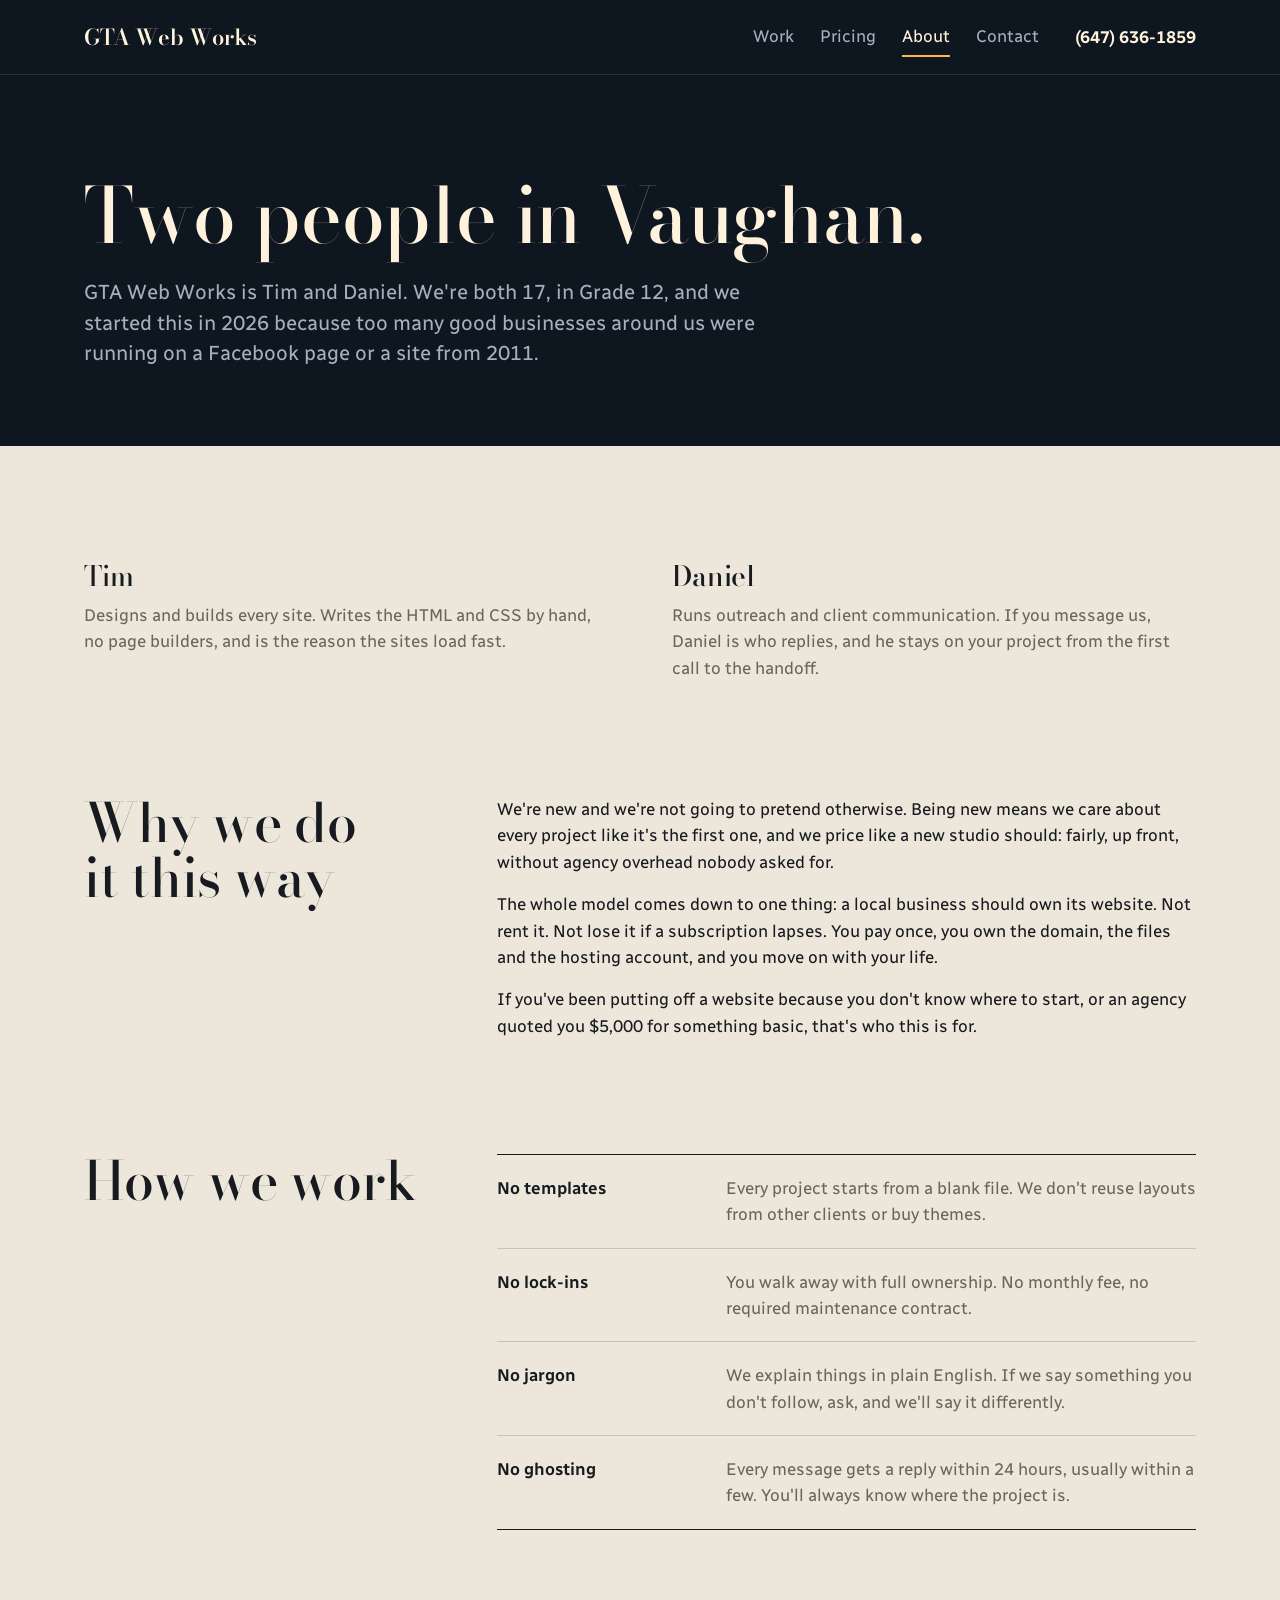
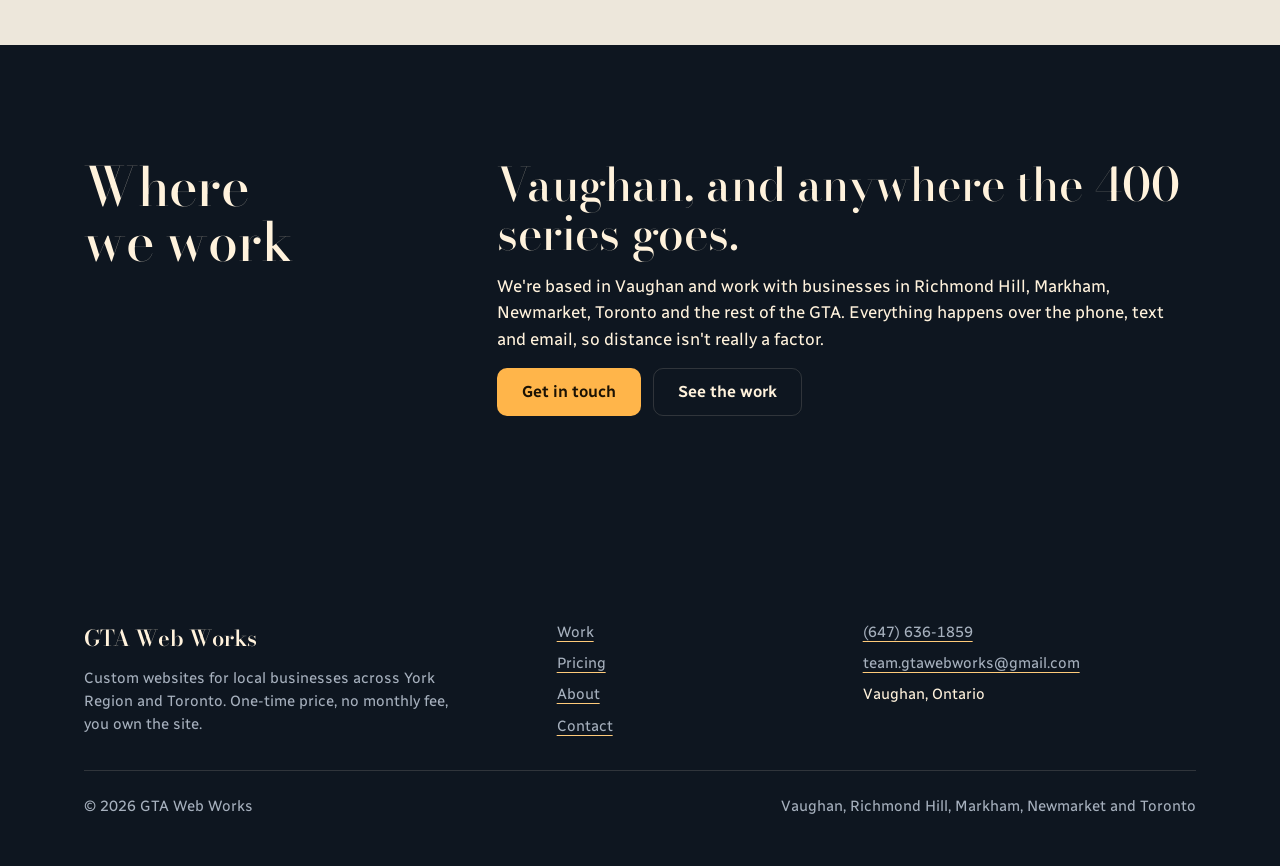
<file: about.html>
<!DOCTYPE html>
<html lang="en-CA">
<head>
  <meta charset="UTF-8">
  <meta name="viewport" content="width=device-width, initial-scale=1.0">
  <title>About | GTA Web Works</title>
  <meta name="description" content="GTA Web Works is Tim and Daniel, a two-person web design studio in Vaughan, Ontario.">
  <meta name="theme-color" content="#0e1620">
  <link rel="icon" href="favicon.svg" type="image/svg+xml">
  <link rel="preconnect" href="https://fonts.googleapis.com">
  <link rel="preconnect" href="https://fonts.gstatic.com" crossorigin>
  <link href="https://fonts.googleapis.com/css2?family=Bodoni+Moda:opsz,wght@6..96,400..900&family=Radio+Canada:wdth,wght@75..100,300..700&display=swap" rel="stylesheet">
  <link rel="stylesheet" href="styles.css">
</head>
<body class="night">

<header class="site-header">
  <div class="wrap">
    <a class="wordmark" href="index.html">GTA Web Works</a>
    <nav class="site-nav" aria-label="Main">
      <a href="work.html">Work</a>
      <a href="pricing.html">Pricing</a>
      <a href="about.html" aria-current="page">About</a>
      <a href="contact.html">Contact</a>
    </nav>
    <a class="header-phone" href="tel:+16476361859">(647) 636-1859</a>
  </div>
</header>

<main>

  <section class="page-intro night">
    <div class="wrap">
      <h1>Two people in Vaughan.</h1>
      <p class="lead">GTA Web Works is Tim and Daniel. We're both 17, in Grade 12, and we started this in 2026 because too many good businesses around us were running on a Facebook page or a site from 2011.</p>
    </div>
  </section>

  <section class="section day">
    <div class="wrap">
      <div class="people">
        <div>
          <h3>Tim</h3>
          <p>Designs and builds every site. Writes the HTML and CSS by hand, no page builders, and is the reason the sites load fast.</p>
        </div>
        <div>
          <h3>Daniel</h3>
          <p>Runs outreach and client communication. If you message us, Daniel is who replies, and he stays on your project from the first call to the handoff.</p>
        </div>
      </div>
    </div>
  </section>

  <section class="section day flush-top">
    <div class="wrap">
      <div class="sheet">
        <h2>Why we do it this way</h2>
        <div class="text">
          <p>We're new and we're not going to pretend otherwise. Being new means we care about every project like it's the first one, and we price like a new studio should: fairly, up front, without agency overhead nobody asked for.</p>
          <p>The whole model comes down to one thing: a local business should own its website. Not rent it. Not lose it if a subscription lapses. You pay once, you own the domain, the files and the hosting account, and you move on with your life.</p>
          <p>If you've been putting off a website because you don't know where to start, or an agency quoted you $5,000 for something basic, that's who this is for.</p>
        </div>
      </div>
    </div>
  </section>

  <section class="section day flush-top">
    <div class="wrap">
      <div class="sheet">
        <h2>How we work</h2>
        <ul class="rows">
          <li><strong>No templates</strong><span>Every project starts from a blank file. We don't reuse layouts from other clients or buy themes.</span></li>
          <li><strong>No lock-ins</strong><span>You walk away with full ownership. No monthly fee, no required maintenance contract.</span></li>
          <li><strong>No jargon</strong><span>We explain things in plain English. If we say something you don't follow, ask, and we'll say it differently.</span></li>
          <li><strong>No ghosting</strong><span>Every message gets a reply within 24 hours, usually within a few. You'll always know where the project is.</span></li>
        </ul>
      </div>
    </div>
  </section>

  <section class="section night">
    <div class="wrap">
      <div class="sheet">
        <h2>Where we work</h2>
        <div class="text">
          <p class="display-line">Vaughan, and anywhere the 400 series goes.</p>
          <p>We're based in Vaughan and work with businesses in Richmond Hill, Markham, Newmarket, Toronto and the rest of the GTA. Everything happens over the phone, text and email, so distance isn't really a factor.</p>
          <div class="actions">
            <a class="btn" href="contact.html">Get in touch</a>
            <a class="btn secondary" href="work.html">See the work</a>
          </div>
        </div>
      </div>
    </div>
  </section>

</main>

<footer class="site-footer night">
  <div class="wrap">
    <div>
      <a class="wordmark" href="index.html">GTA Web Works</a>
      <p>Custom websites for local businesses across York Region and Toronto. One-time price, no monthly fee, you own the site.</p>
    </div>
    <ul>
      <li><a href="work.html">Work</a></li>
      <li><a href="pricing.html">Pricing</a></li>
      <li><a href="about.html">About</a></li>
      <li><a href="contact.html">Contact</a></li>
    </ul>
    <ul>
      <li><a href="tel:+16476361859">(647) 636-1859</a></li>
      <li><a href="mailto:team.gtawebworks@gmail.com">team.gtawebworks@gmail.com</a></li>
      <li>Vaughan, Ontario</li>
    </ul>
    <div class="bottom">
      <span>&copy; 2026 GTA Web Works</span>
      <span>Vaughan, Richmond Hill, Markham, Newmarket and Toronto</span>
    </div>
  </div>
</footer>

</body>
</html>
</file>
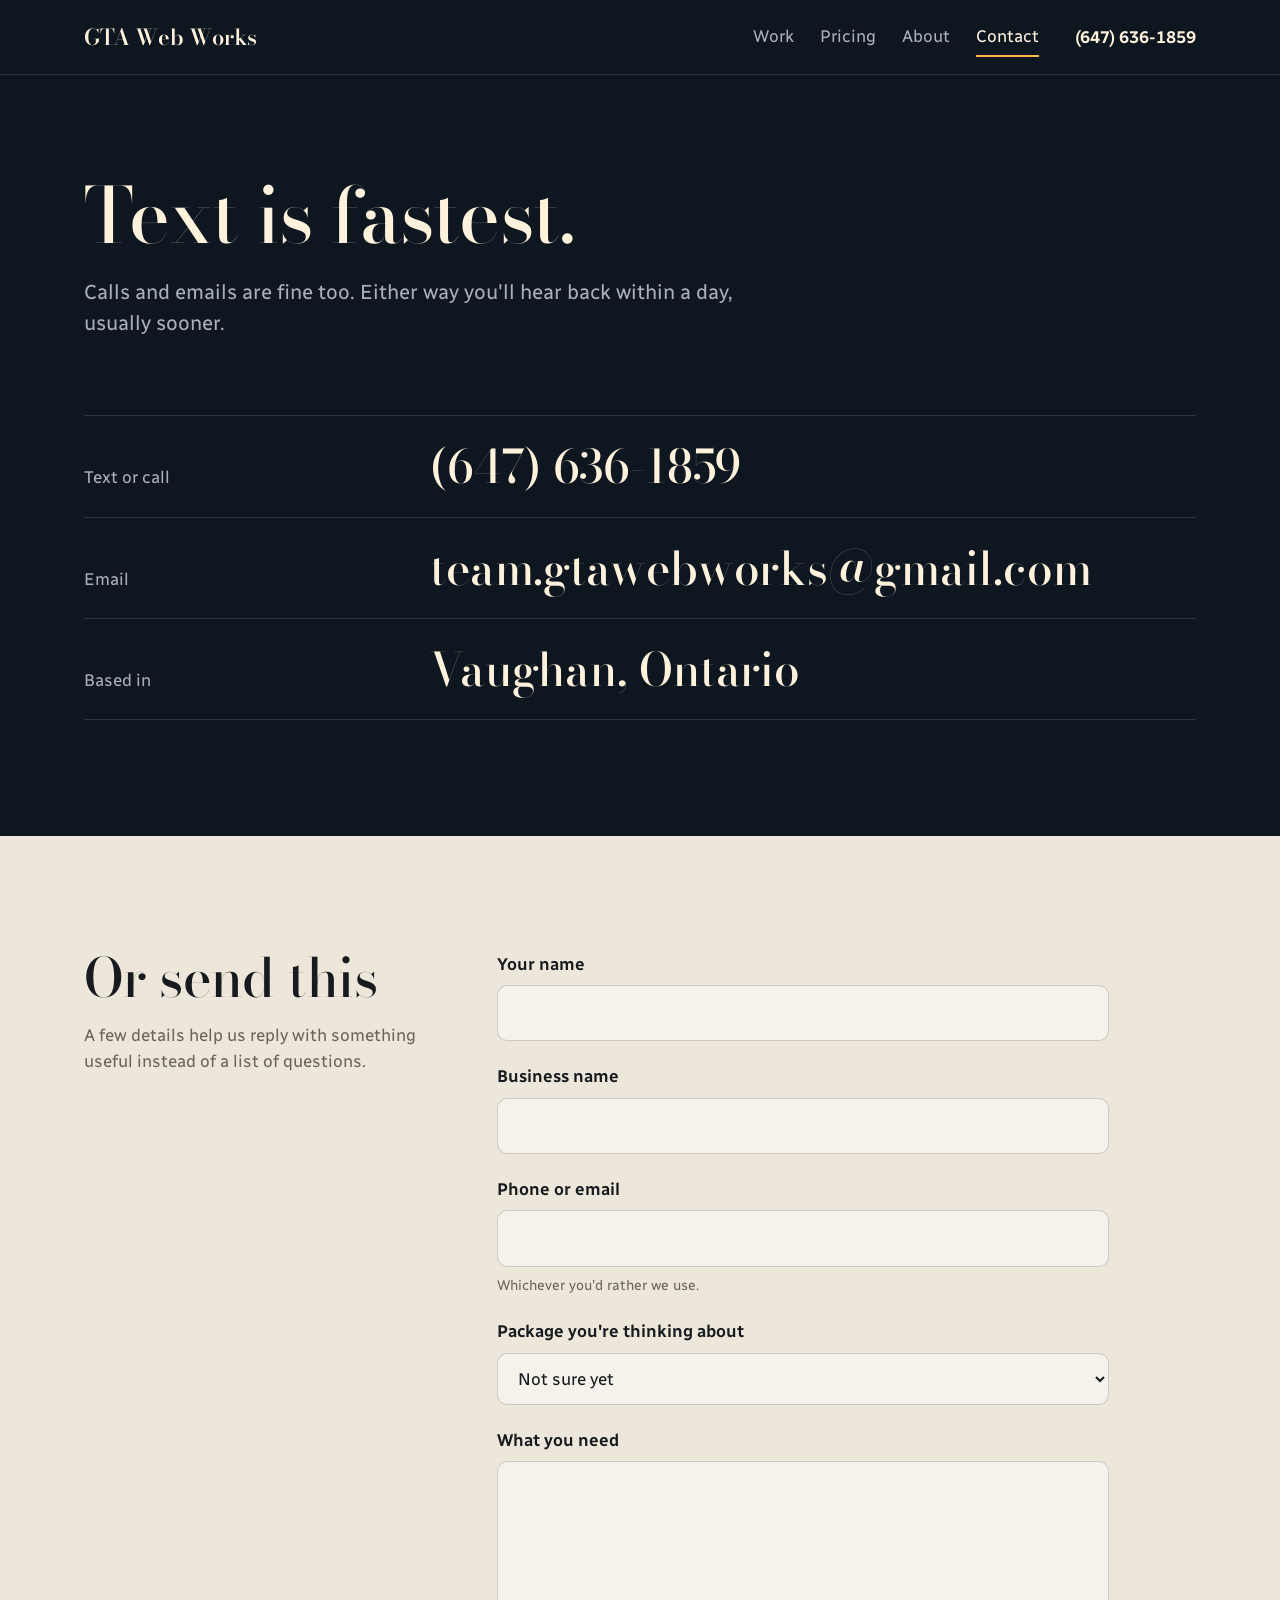
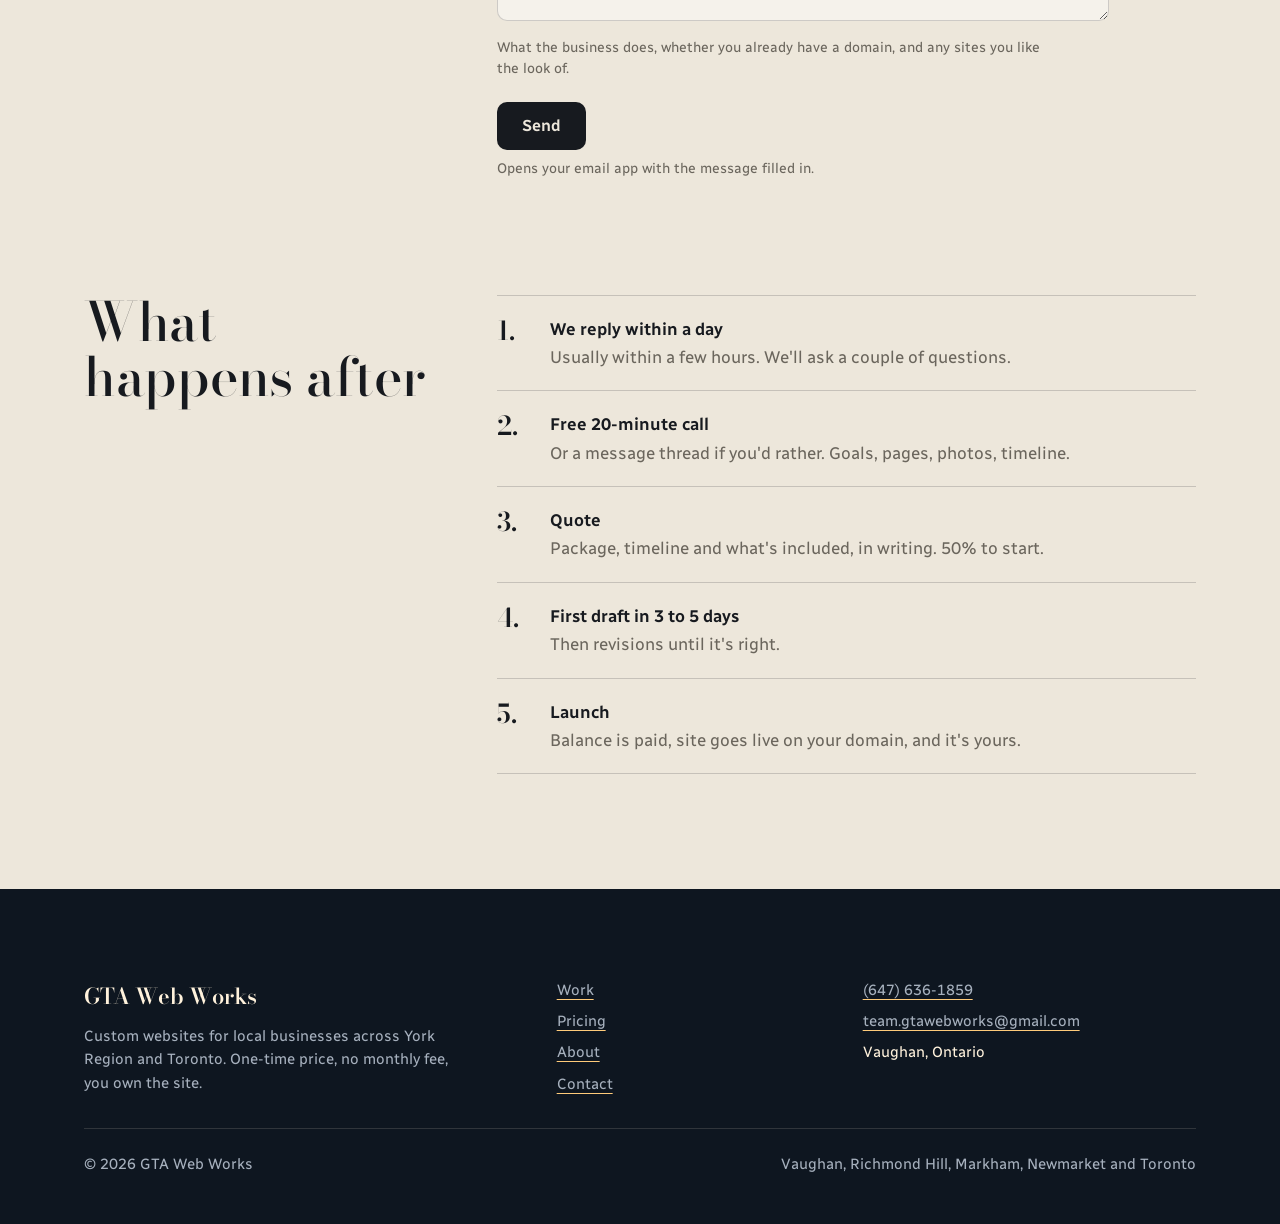
<file: contact.html>
<!DOCTYPE html>
<html lang="en-CA">
<head>
  <meta charset="UTF-8">
  <meta name="viewport" content="width=device-width, initial-scale=1.0">
  <title>Contact | GTA Web Works</title>
  <meta name="description" content="Text or call (647) 636-1859, or email team.gtawebworks@gmail.com. We reply within a day.">
  <meta name="theme-color" content="#0e1620">
  <link rel="icon" href="favicon.svg" type="image/svg+xml">
  <link rel="preconnect" href="https://fonts.googleapis.com">
  <link rel="preconnect" href="https://fonts.gstatic.com" crossorigin>
  <link href="https://fonts.googleapis.com/css2?family=Bodoni+Moda:opsz,wght@6..96,400..900&family=Radio+Canada:wdth,wght@75..100,300..700&display=swap" rel="stylesheet">
  <link rel="stylesheet" href="styles.css">
</head>
<body class="night">

<header class="site-header">
  <div class="wrap">
    <a class="wordmark" href="index.html">GTA Web Works</a>
    <nav class="site-nav" aria-label="Main">
      <a href="work.html">Work</a>
      <a href="pricing.html">Pricing</a>
      <a href="about.html">About</a>
      <a href="contact.html" aria-current="page">Contact</a>
    </nav>
    <a class="header-phone" href="tel:+16476361859">(647) 636-1859</a>
  </div>
</header>

<main>

  <section class="page-intro night">
    <div class="wrap">
      <h1>Text is fastest.</h1>
      <p class="lead">Calls and emails are fine too. Either way you'll hear back within a day, usually sooner.</p>
    </div>
  </section>

  <section class="section night flush-top">
    <div class="wrap">
      <ul class="contact-big">
        <li><span>Text or call</span><a href="tel:+16476361859">(647) 636-1859</a></li>
        <li><span>Email</span><a href="mailto:team.gtawebworks@gmail.com">team.gtawebworks@gmail.com</a></li>
        <li><span>Based in</span><span class="big">Vaughan, Ontario</span></li>
      </ul>
    </div>
  </section>

  <section class="section day">
    <div class="wrap">
      <div class="sheet">
        <div>
          <h2>Or send this</h2>
          <p class="muted mt-2">A few details help us reply with something useful instead of a list of questions.</p>
        </div>

        <!--
          This form opens the visitor's email app with the message filled in (mailto).
          To make it submit silently instead, sign up at formspree.io, then:
            1. replace action="#" with your Formspree endpoint
            2. change method to "POST"
            3. delete the <script> at the bottom of this page
        -->
        <form class="form" id="contact-form" action="#" method="get" novalidate>
          <div class="field">
            <label for="name">Your name</label>
            <input id="name" name="name" type="text" autocomplete="name" required>
          </div>
          <div class="field">
            <label for="business">Business name</label>
            <input id="business" name="business" type="text" autocomplete="organization">
          </div>
          <div class="field">
            <label for="reach">Phone or email</label>
            <input id="reach" name="reach" type="text" autocomplete="tel" required>
            <p class="hint">Whichever you'd rather we use.</p>
          </div>
          <div class="field">
            <label for="package">Package you're thinking about</label>
            <select id="package" name="package">
              <option>Not sure yet</option>
              <option>Basic, $400</option>
              <option>Standard, $750</option>
              <option>Premium, $1,200</option>
            </select>
          </div>
          <div class="field">
            <label for="message">What you need</label>
            <textarea id="message" name="message" required></textarea>
            <p class="hint">What the business does, whether you already have a domain, and any sites you like the look of.</p>
          </div>
          <button class="btn" type="submit">Send</button>
          <p class="hint" id="form-note">Opens your email app with the message filled in.</p>
        </form>
      </div>
    </div>
  </section>

  <section class="section day flush-top">
    <div class="wrap">
      <div class="sheet">
        <h2>What happens after</h2>
        <ol class="steps">
          <li><strong>We reply within a day</strong><span>Usually within a few hours. We'll ask a couple of questions.</span></li>
          <li><strong>Free 20-minute call</strong><span>Or a message thread if you'd rather. Goals, pages, photos, timeline.</span></li>
          <li><strong>Quote</strong><span>Package, timeline and what's included, in writing. 50% to start.</span></li>
          <li><strong>First draft in 3 to 5 days</strong><span>Then revisions until it's right.</span></li>
          <li><strong>Launch</strong><span>Balance is paid, site goes live on your domain, and it's yours.</span></li>
        </ol>
      </div>
    </div>
  </section>

</main>

<footer class="site-footer night">
  <div class="wrap">
    <div>
      <a class="wordmark" href="index.html">GTA Web Works</a>
      <p>Custom websites for local businesses across York Region and Toronto. One-time price, no monthly fee, you own the site.</p>
    </div>
    <ul>
      <li><a href="work.html">Work</a></li>
      <li><a href="pricing.html">Pricing</a></li>
      <li><a href="about.html">About</a></li>
      <li><a href="contact.html">Contact</a></li>
    </ul>
    <ul>
      <li><a href="tel:+16476361859">(647) 636-1859</a></li>
      <li><a href="mailto:team.gtawebworks@gmail.com">team.gtawebworks@gmail.com</a></li>
      <li>Vaughan, Ontario</li>
    </ul>
    <div class="bottom">
      <span>&copy; 2026 GTA Web Works</span>
      <span>Vaughan, Richmond Hill, Markham, Newmarket and Toronto</span>
    </div>
  </div>
</footer>

<script>
  (function () {
    var form = document.getElementById('contact-form');
    if (!form) return;
    form.addEventListener('submit', function (e) {
      e.preventDefault();
      var v = function (id) { return (document.getElementById(id).value || '').trim(); };
      var name = v('name'), business = v('business'), reach = v('reach'),
          pkg = v('package'), message = v('message');
      if (!name || !reach || !message) {
        document.getElementById('form-note').textContent = 'Please fill in your name, how to reach you, and what you need.';
        return;
      }
      var subject = 'Website for ' + (business || name);
      var body = 'Name: ' + name + '\n' +
                 'Business: ' + (business || '(not given)') + '\n' +
                 'Reach me at: ' + reach + '\n' +
                 'Package: ' + pkg + '\n\n' + message;
      window.location.href = 'mailto:team.gtawebworks@gmail.com' +
        '?subject=' + encodeURIComponent(subject) +
        '&body=' + encodeURIComponent(body);
    });
  })();
</script>

</body>
</html>
</file>
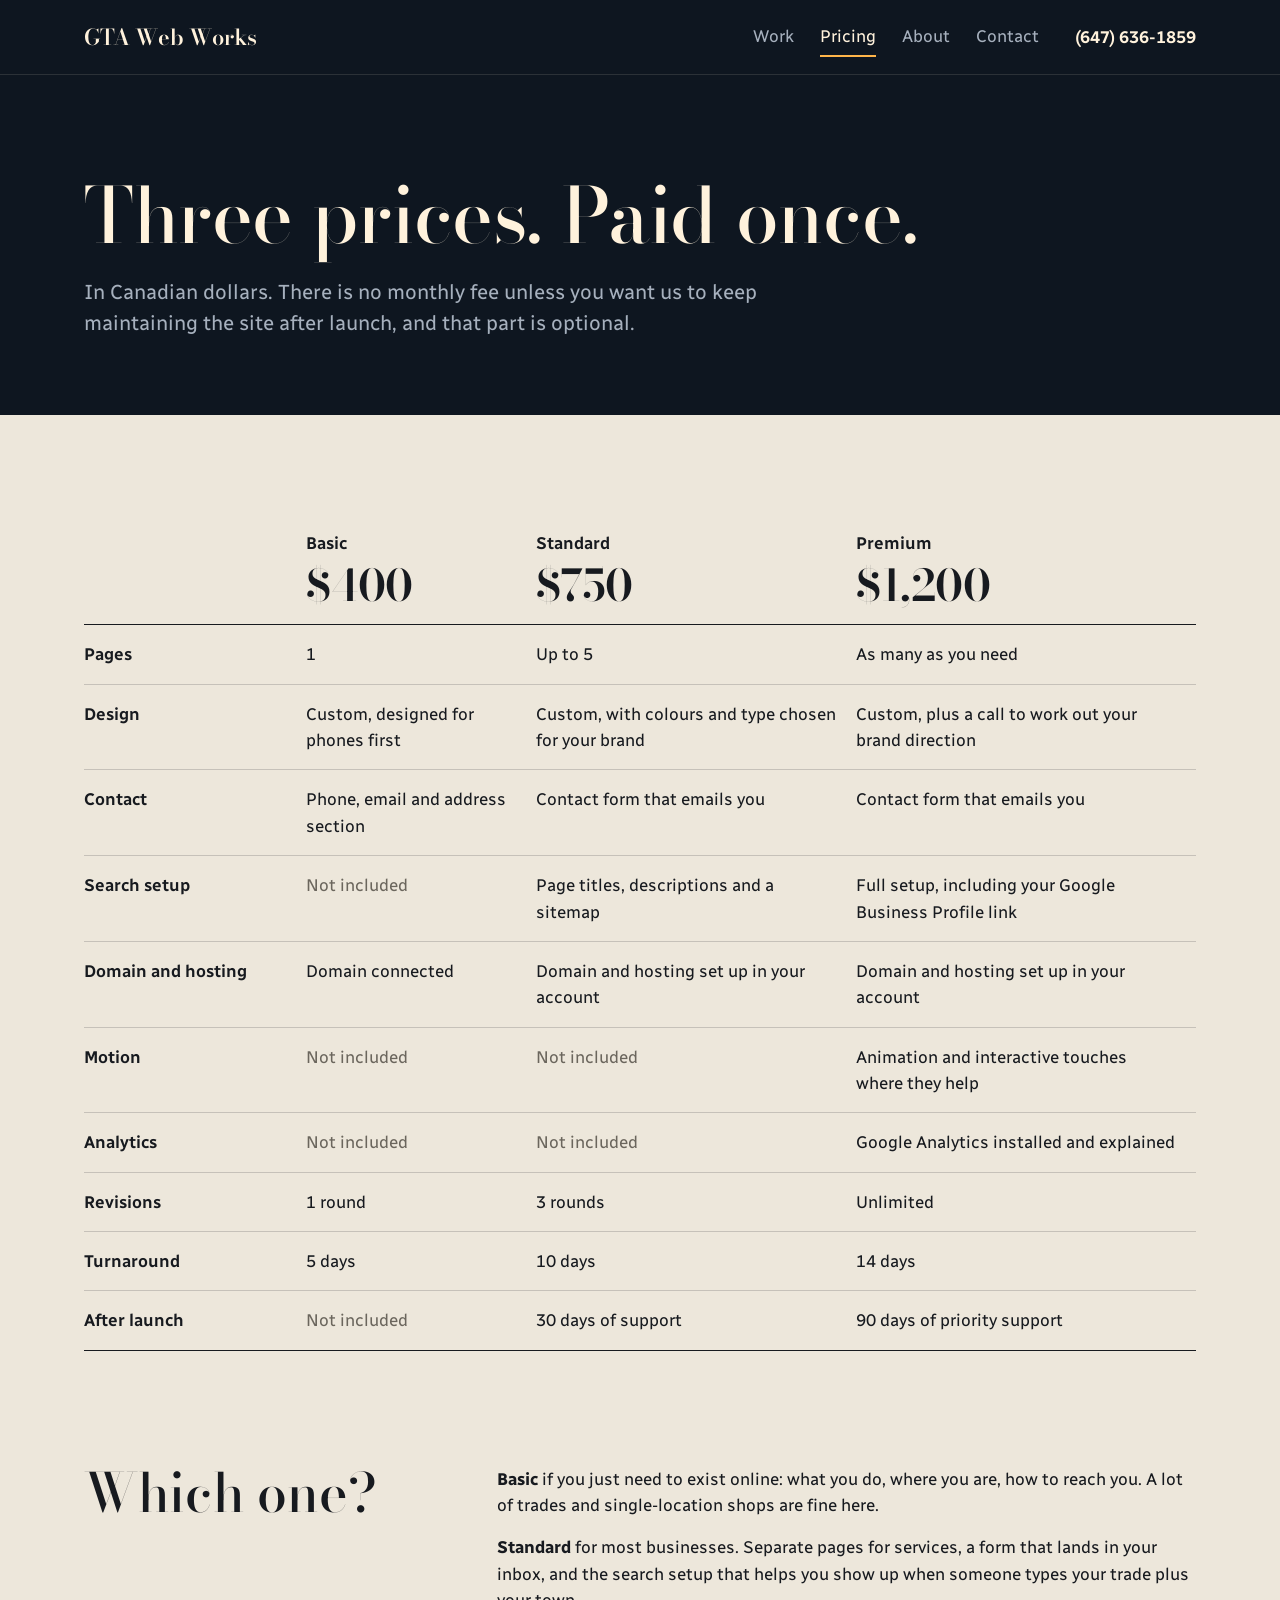
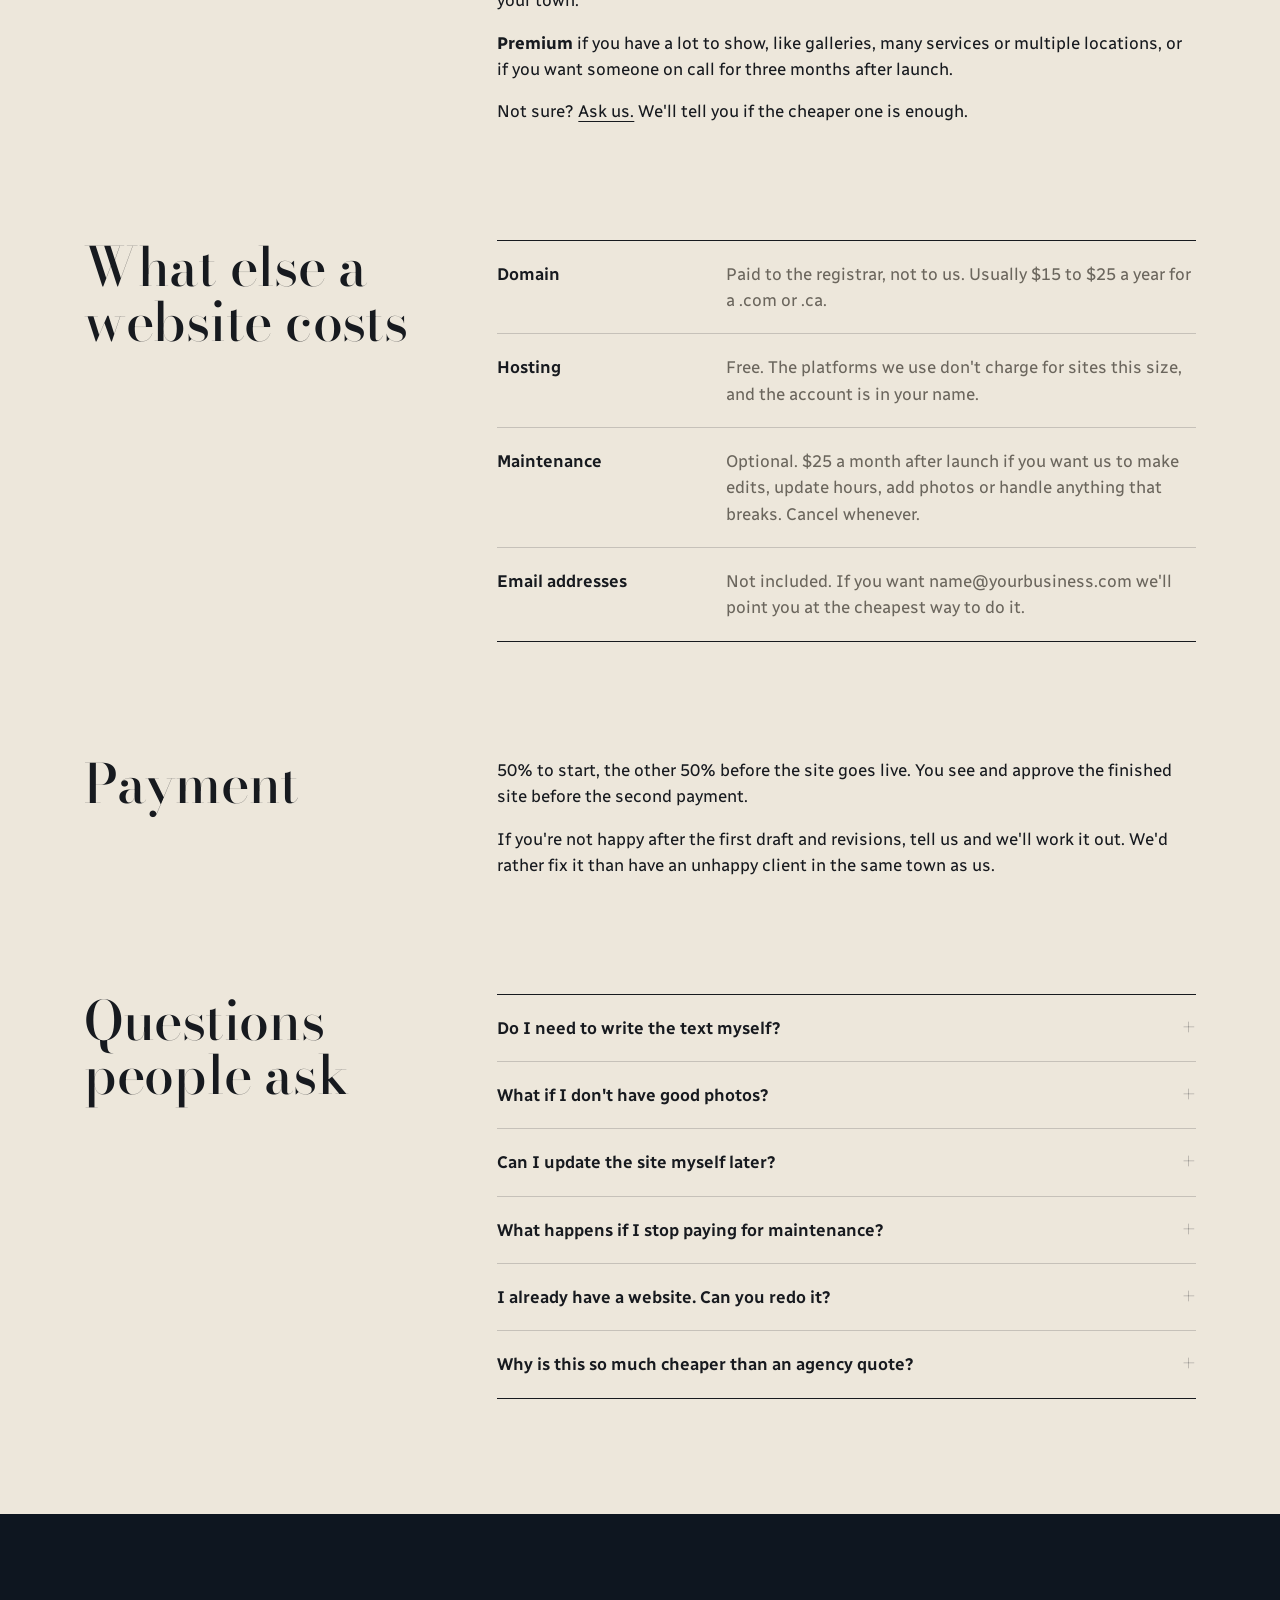
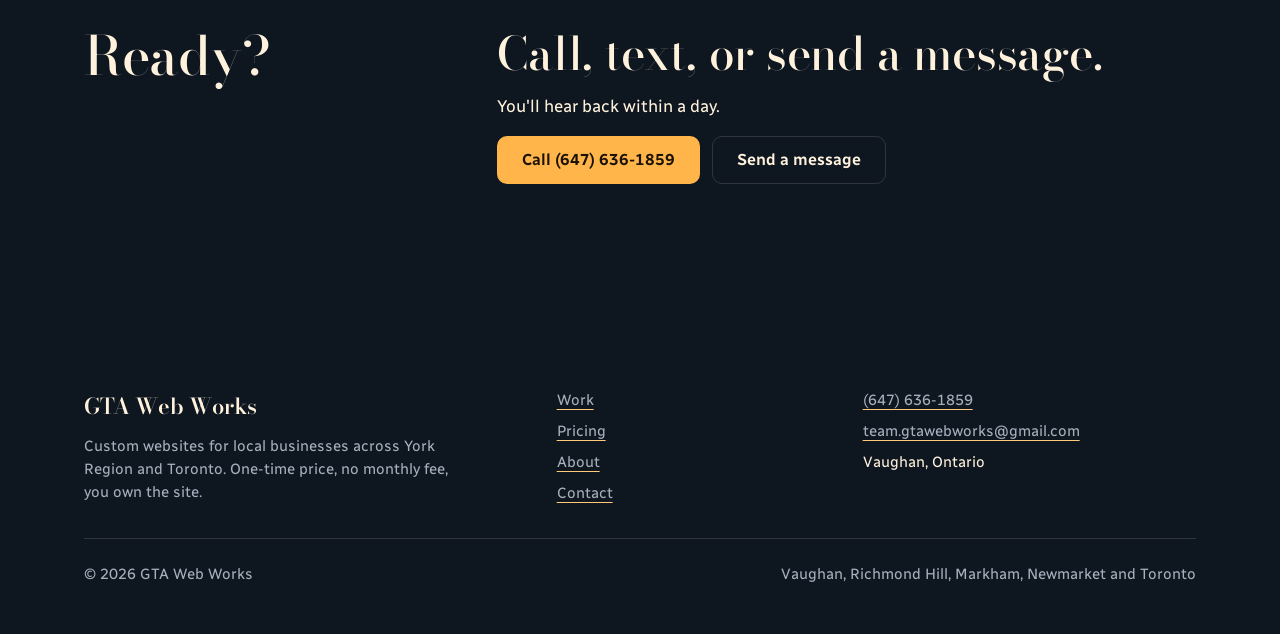
<file: pricing.html>
<!DOCTYPE html>
<html lang="en-CA">
<head>
  <meta charset="UTF-8">
  <meta name="viewport" content="width=device-width, initial-scale=1.0">
  <title>Pricing | GTA Web Works</title>
  <meta name="description" content="Three packages, $400, $750 and $1,200 CAD, paid once. Compare what's included and what else a website costs.">
  <meta name="theme-color" content="#0e1620">
  <link rel="icon" href="favicon.svg" type="image/svg+xml">
  <link rel="preconnect" href="https://fonts.googleapis.com">
  <link rel="preconnect" href="https://fonts.gstatic.com" crossorigin>
  <link href="https://fonts.googleapis.com/css2?family=Bodoni+Moda:opsz,wght@6..96,400..900&family=Radio+Canada:wdth,wght@75..100,300..700&display=swap" rel="stylesheet">
  <link rel="stylesheet" href="styles.css">
</head>
<body class="night">

<header class="site-header">
  <div class="wrap">
    <a class="wordmark" href="index.html">GTA Web Works</a>
    <nav class="site-nav" aria-label="Main">
      <a href="work.html">Work</a>
      <a href="pricing.html" aria-current="page">Pricing</a>
      <a href="about.html">About</a>
      <a href="contact.html">Contact</a>
    </nav>
    <a class="header-phone" href="tel:+16476361859">(647) 636-1859</a>
  </div>
</header>

<main>

  <section class="page-intro night">
    <div class="wrap">
      <h1>Three prices. Paid once.</h1>
      <p class="lead">In Canadian dollars. There is no monthly fee unless you want us to keep maintaining the site after launch, and that part is optional.</p>
    </div>
  </section>

  <section class="section day">
    <div class="wrap">
      <table class="compare-table">
        <thead>
          <tr>
            <th scope="col"><span class="sr-only">Feature</span></th>
            <th scope="col">Basic <span class="price">$400</span></th>
            <th scope="col">Standard <span class="price">$750</span></th>
            <th scope="col">Premium <span class="price">$1,200</span></th>
          </tr>
        </thead>
        <tbody>
          <tr>
            <th scope="row">Pages</th>
            <td class="yes" data-tier="Basic">1</td>
            <td class="yes" data-tier="Standard">Up to 5</td>
            <td class="yes" data-tier="Premium">As many as you need</td>
          </tr>
          <tr>
            <th scope="row">Design</th>
            <td class="yes" data-tier="Basic">Custom, designed for phones first</td>
            <td class="yes" data-tier="Standard">Custom, with colours and type chosen for your brand</td>
            <td class="yes" data-tier="Premium">Custom, plus a call to work out your brand direction</td>
          </tr>
          <tr>
            <th scope="row">Contact</th>
            <td class="yes" data-tier="Basic">Phone, email and address section</td>
            <td class="yes" data-tier="Standard">Contact form that emails you</td>
            <td class="yes" data-tier="Premium">Contact form that emails you</td>
          </tr>
          <tr>
            <th scope="row">Search setup</th>
            <td data-tier="Basic">Not included</td>
            <td class="yes" data-tier="Standard">Page titles, descriptions and a sitemap</td>
            <td class="yes" data-tier="Premium">Full setup, including your Google Business Profile link</td>
          </tr>
          <tr>
            <th scope="row">Domain and hosting</th>
            <td class="yes" data-tier="Basic">Domain connected</td>
            <td class="yes" data-tier="Standard">Domain and hosting set up in your account</td>
            <td class="yes" data-tier="Premium">Domain and hosting set up in your account</td>
          </tr>
          <tr>
            <th scope="row">Motion</th>
            <td data-tier="Basic">Not included</td>
            <td data-tier="Standard">Not included</td>
            <td class="yes" data-tier="Premium">Animation and interactive touches where they help</td>
          </tr>
          <tr>
            <th scope="row">Analytics</th>
            <td data-tier="Basic">Not included</td>
            <td data-tier="Standard">Not included</td>
            <td class="yes" data-tier="Premium">Google Analytics installed and explained</td>
          </tr>
          <tr>
            <th scope="row">Revisions</th>
            <td class="yes" data-tier="Basic">1 round</td>
            <td class="yes" data-tier="Standard">3 rounds</td>
            <td class="yes" data-tier="Premium">Unlimited</td>
          </tr>
          <tr>
            <th scope="row">Turnaround</th>
            <td class="yes" data-tier="Basic">5 days</td>
            <td class="yes" data-tier="Standard">10 days</td>
            <td class="yes" data-tier="Premium">14 days</td>
          </tr>
          <tr>
            <th scope="row">After launch</th>
            <td data-tier="Basic">Not included</td>
            <td class="yes" data-tier="Standard">30 days of support</td>
            <td class="yes" data-tier="Premium">90 days of priority support</td>
          </tr>
        </tbody>
      </table>
    </div>
  </section>

  <section class="section day flush-top">
    <div class="wrap">
      <div class="sheet">
        <h2>Which one?</h2>
        <div class="text">
          <p><strong>Basic</strong> if you just need to exist online: what you do, where you are, how to reach you. A lot of trades and single-location shops are fine here.</p>
          <p><strong>Standard</strong> for most businesses. Separate pages for services, a form that lands in your inbox, and the search setup that helps you show up when someone types your trade plus your town.</p>
          <p><strong>Premium</strong> if you have a lot to show, like galleries, many services or multiple locations, or if you want someone on call for three months after launch.</p>
          <p>Not sure? <a href="contact.html">Ask us.</a> We'll tell you if the cheaper one is enough.</p>
        </div>
      </div>
    </div>
  </section>

  <section class="section day flush-top">
    <div class="wrap">
      <div class="sheet">
        <h2>What else a website costs</h2>
        <ul class="rows">
          <li><strong>Domain</strong><span>Paid to the registrar, not to us. Usually $15 to $25 a year for a .com or .ca.</span></li>
          <li><strong>Hosting</strong><span>Free. The platforms we use don't charge for sites this size, and the account is in your name.</span></li>
          <li><strong>Maintenance</strong><span>Optional. $25 a month after launch if you want us to make edits, update hours, add photos or handle anything that breaks. Cancel whenever.</span></li>
          <li><strong>Email addresses</strong><span>Not included. If you want name@yourbusiness.com we'll point you at the cheapest way to do it.</span></li>
        </ul>
      </div>
    </div>
  </section>

  <section class="section day flush-top">
    <div class="wrap">
      <div class="sheet">
        <h2>Payment</h2>
        <div class="text">
          <p>50% to start, the other 50% before the site goes live. You see and approve the finished site before the second payment.</p>
          <p>If you're not happy after the first draft and revisions, tell us and we'll work it out. We'd rather fix it than have an unhappy client in the same town as us.</p>
        </div>
      </div>
    </div>
  </section>

  <section class="section day flush-top">
    <div class="wrap">
      <div class="sheet">
        <h2>Questions people ask</h2>
        <div class="faq">
          <details>
            <summary>Do I need to write the text myself?</summary>
            <div class="answer"><div><p>No. Tell us about the business on the call and we'll draft it. You correct anything that's wrong. If you already have text, even better.</p></div></div>
          </details>
          <details>
            <summary>What if I don't have good photos?</summary>
            <div class="answer"><div><p>Phone photos of your work, your shop or your truck are usually fine and a lot better than stock images. If you have none, we'll design the site so it doesn't depend on them.</p></div></div>
          </details>
          <details>
            <summary>Can I update the site myself later?</summary>
            <div class="answer"><div><p>Yes. It's plain HTML and CSS in your own hosting account. Simple text changes are easy to do yourself, or we can do them under the maintenance option.</p></div></div>
          </details>
          <details>
            <summary>What happens if I stop paying for maintenance?</summary>
            <div class="answer"><div><p>Nothing. The site keeps running. Maintenance only covers our time making changes; it isn't hosting.</p></div></div>
          </details>
          <details>
            <summary>I already have a website. Can you redo it?</summary>
            <div class="answer"><div><p>Yes. We build the new one from scratch and move your domain over when it's ready, so nothing goes dark in between.</p></div></div>
          </details>
          <details>
            <summary>Why is this so much cheaper than an agency quote?</summary>
            <div class="answer"><div><p>Two people, no office, no account managers. You're paying for the design and the code and nothing else.</p></div></div>
          </details>
        </div>
      </div>
    </div>
  </section>

  <section class="section night">
    <div class="wrap">
      <div class="sheet">
        <h2>Ready?</h2>
        <div class="text">
          <p class="display-line">Call, text, or send a message.</p>
          <p>You'll hear back within a day.</p>
          <div class="actions">
            <a class="btn" href="tel:+16476361859">Call (647) 636-1859</a>
            <a class="btn secondary" href="contact.html">Send a message</a>
          </div>
        </div>
      </div>
    </div>
  </section>

</main>

<footer class="site-footer night">
  <div class="wrap">
    <div>
      <a class="wordmark" href="index.html">GTA Web Works</a>
      <p>Custom websites for local businesses across York Region and Toronto. One-time price, no monthly fee, you own the site.</p>
    </div>
    <ul>
      <li><a href="work.html">Work</a></li>
      <li><a href="pricing.html">Pricing</a></li>
      <li><a href="about.html">About</a></li>
      <li><a href="contact.html">Contact</a></li>
    </ul>
    <ul>
      <li><a href="tel:+16476361859">(647) 636-1859</a></li>
      <li><a href="mailto:team.gtawebworks@gmail.com">team.gtawebworks@gmail.com</a></li>
      <li>Vaughan, Ontario</li>
    </ul>
    <div class="bottom">
      <span>&copy; 2026 GTA Web Works</span>
      <span>Vaughan, Richmond Hill, Markham, Newmarket and Toronto</span>
    </div>
  </div>
</footer>

</body>
</html>
</file>
<file: styles.css>
/* GTA Web Works
   The plaza at night. Lit sign boxes for the work, limestone daylight for the paperwork.
   Every token has a reason; see DESIGN.md. */

:root {
  --night: #0e1620;        /* sky over Highway 7 at 11pm */
  --night-2: #16212e;      /* inside a lit sign box */
  --night-3: #1e2b3a;      /* the box's edge */
  --glow: #fff2dc;         /* backlit sign white */
  --glow-muted: #a6b0bd;   /* unlit lettering */
  --amber: #ffb54a;        /* sodium light, sign-box amber */
  --amber-2: #ffcb7a;      /* the same light, closer */
  --amber-ink: #1b1204;    /* text on amber */
  --day: #ede7db;          /* limestone in daylight */
  --day-2: #e3dccd;        /* limestone, shadow side */
  --day-3: #d6ceba;        /* the joint between two stones */
  --ink: #171a1f;          /* wet asphalt */
  --ink-muted: #6b665d;    /* asphalt in the shade */

  --serif: 'Bodoni Moda', 'Didot', 'Bodoni 72', 'Times New Roman', serif;
  --sans: 'Radio Canada', 'Helvetica Neue', Arial, sans-serif;

  --max: 1240px;
  --pad: clamp(20px, 5vw, 72px);
  --radius: 18px;
  --ease: cubic-bezier(0.2, 0.8, 0.2, 1);
}

/* Two fields. Components read only these. */
.night {
  --bg: var(--night);
  --fg: var(--glow);
  --muted: var(--glow-muted);
  --rule: rgba(255, 242, 220, 0.14);
  --rule-soft: rgba(255, 242, 220, 0.08);
  --surface: var(--night-2);
  --surface-edge: var(--night-3);
  --btn-bg: var(--amber);
  --btn-fg: var(--amber-ink);
  --link: var(--amber-2);
  background: var(--bg);
  color: var(--fg);
}

.day {
  --bg: var(--day);
  --fg: var(--ink);
  --muted: var(--ink-muted);
  --rule: rgba(23, 26, 31, 0.18);
  --rule-soft: rgba(23, 26, 31, 0.1);
  --surface: var(--day-2);
  --surface-edge: var(--day-3);
  --btn-bg: var(--ink);
  --btn-fg: var(--day);
  --link: var(--ink);
  background: var(--bg);
  color: var(--fg);
}

/* Reset */

*, *::before, *::after { box-sizing: border-box; margin: 0; padding: 0; }

html {
  -webkit-text-size-adjust: 100%;
  -webkit-font-smoothing: antialiased;
  scroll-padding-top: 90px;
  background: var(--night);
}

body {
  font-family: var(--sans);
  font-size: 17px;
  line-height: 1.55;
  background: var(--night);
  color: var(--glow);
  font-variant-numeric: lining-nums;
}

img { display: block; max-width: 100%; height: auto; }

a { color: inherit; text-decoration: none; }

.text a, p a, li a, dd a, td a {
  text-decoration: underline;
  text-decoration-color: var(--link);
  text-decoration-thickness: 1px;
  text-underline-offset: 4px;
  transition: text-decoration-thickness .2s var(--ease), text-decoration-color .2s var(--ease);
}
.text a:hover, p a:hover, li a:hover, dd a:hover, td a:hover {
  text-decoration-thickness: 3px;
}

:focus-visible {
  outline: 2px solid var(--amber);
  outline-offset: 4px;
  border-radius: 4px;
}

::selection { background: var(--amber); color: var(--amber-ink); }

.wrap {
  max-width: var(--max);
  margin: 0 auto;
  padding-left: var(--pad);
  padding-right: var(--pad);
}

.sr-only {
  position: absolute; width: 1px; height: 1px; padding: 0; margin: -1px;
  overflow: hidden; clip: rect(0, 0, 0, 0); white-space: nowrap; border: 0;
}

/* Type
   Display: Bodoni Moda, the lettering of a business that has been there thirty years.
   Text: Radio Canada, plain and Canadian. */

h1, h2, h3, .display {
  font-family: var(--serif);
  font-weight: 500;
  line-height: 1.02;
  letter-spacing: -0.005em;
  text-wrap: balance;
}

h1 {
  font-size: clamp(40px, 6vw, 84px);
  font-variation-settings: 'opsz' 96;
  line-height: 0.98;
}

h2 {
  font-size: clamp(34px, 4.2vw, 58px);
  font-variation-settings: 'opsz' 72;
}

h3 {
  font-size: clamp(22px, 2.2vw, 28px);
  font-variation-settings: 'opsz' 36;
  line-height: 1.1;
}

.display-line {
  font-family: var(--serif);
  font-weight: 500;
  font-variation-settings: 'opsz' 72;
  font-size: clamp(30px, 3.6vw, 50px);
  line-height: 1.05;
  letter-spacing: -0.005em;
  text-wrap: balance;
}

.lead {
  font-size: clamp(18px, 1.6vw, 21px);
  line-height: 1.5;
  max-width: 34em;
  text-wrap: pretty;
}

.muted { color: var(--muted); }
.small { font-size: 14px; }
.condensed { font-stretch: 85%; letter-spacing: 0.01em; }

.text > * + * { margin-top: 16px; }
.text p { max-width: 42em; text-wrap: pretty; }
.text ul { padding-left: 1.15em; max-width: 42em; }
.text ul li + li { margin-top: 6px; }

/* Header: always night, always solid. */

.site-header {
  position: sticky;
  top: 0;
  z-index: 20;
  background: var(--night);
  border-bottom: 1px solid rgba(255, 242, 220, 0.12);
  color: var(--glow);
}

.site-header .wrap {
  display: flex;
  align-items: center;
  flex-wrap: wrap;
  gap: 12px 36px;
  min-height: 72px;
  padding-top: 16px;
  padding-bottom: 16px;
}

.wordmark {
  font-family: var(--serif);
  font-weight: 600;
  font-variation-settings: 'opsz' 24;
  font-size: 22px;
  letter-spacing: -0.01em;
  white-space: nowrap;
  color: var(--glow);
}

.site-nav { display: flex; gap: 26px; margin-left: auto; }

.site-nav a {
  padding: 6px 0;
  border-bottom: 2px solid transparent;
  color: var(--glow-muted);
  transition: color .2s var(--ease), border-color .2s var(--ease);
}
.site-nav a:hover { color: var(--glow); }
.site-nav a[aria-current="page"] { color: var(--glow); border-bottom-color: var(--amber); }

.header-phone {
  font-weight: 600;
  white-space: nowrap;
  color: var(--glow);
  padding: 8px 0;
}
.header-phone:hover { color: var(--amber-2); }

@media (max-width: 760px) {
  .site-header .wrap { row-gap: 8px; }
  .site-nav { width: 100%; margin-left: 0; gap: 22px; order: 3; font-size: 16px; }
  .header-phone { margin-left: auto; }
}

/* Sections */

.section { padding-top: clamp(64px, 9vw, 128px); padding-bottom: clamp(64px, 9vw, 128px); }
.section.tight { padding-top: clamp(48px, 6vw, 88px); padding-bottom: clamp(48px, 6vw, 88px); }
.section.flush-top { padding-top: 0; }

.sheet {
  display: grid;
  grid-template-columns: minmax(0, 4fr) minmax(0, 8fr);
  gap: 32px 64px;
  align-items: start;
}
.sheet > h2 { position: sticky; top: 104px; }
@media (max-width: 880px) {
  .sheet { grid-template-columns: 1fr; gap: 20px; }
  .sheet > h2 { position: static; }
}

/* Buttons */

.btn {
  display: inline-flex;
  align-items: center;
  gap: 10px;
  padding: 15px 24px;
  border-radius: 10px;
  background: var(--btn-bg);
  color: var(--btn-fg);
  font-weight: 600;
  font-size: 16px;
  line-height: 1;
  border: 1px solid transparent;
  cursor: pointer;
  font-family: inherit;
  text-decoration: none;
  transition: transform .2s var(--ease), background-color .2s var(--ease), color .2s var(--ease), border-color .2s var(--ease);
}
.btn:hover { transform: translateY(-1px); }
.btn:active { transform: translateY(0); }
.text a.btn, .text a.btn:hover, a.btn { text-decoration: none; }

.night .btn:hover { background: var(--amber-2); }
.day .btn:hover { background: #2a2f37; }

.btn.secondary {
  background: transparent;
  color: var(--fg);
  border-color: var(--rule);
}
.btn.secondary:hover { background: var(--surface); border-color: var(--fg); }

.actions { display: flex; flex-wrap: wrap; gap: 12px; align-items: center; }

/* Panels: the lit sign boxes */

.panel {
  background: var(--surface);
  border: 1px solid var(--surface-edge);
  border-radius: var(--radius);
  overflow: hidden;
  position: relative;
}
.night .panel {
  box-shadow:
    inset 0 1px 0 rgba(255, 242, 220, 0.09),
    0 40px 90px -40px rgba(0, 0, 0, 0.75);
}
.day .panel {
  box-shadow: 0 30px 60px -40px rgba(23, 26, 31, 0.45);
}

.shot { display: block; position: relative; aspect-ratio: 16 / 10; background: var(--surface); }
.shot img { width: 100%; height: 100%; object-fit: cover; object-position: top; }
.shot.square { aspect-ratio: 1 / 1; }

/* If the screenshot and the fallback both fail, show the lit name instead of a broken icon */
.shot.empty::after {
  content: attr(data-name);
  position: absolute;
  inset: 0;
  display: grid;
  place-items: center;
  padding: 32px;
  text-align: center;
  font-family: var(--serif);
  font-variation-settings: 'opsz' 48;
  font-size: clamp(22px, 3vw, 36px);
  color: var(--fg);
}

/* Hero */

.hero { padding-top: clamp(56px, 8vw, 120px); padding-bottom: clamp(56px, 7vw, 96px); overflow: hidden; }

.hero .wrap {
  display: grid;
  grid-template-columns: minmax(0, 5fr) minmax(0, 7fr);
  gap: 40px 56px;
  align-items: center;
}

.hero h1 { max-width: 9em; font-size: clamp(40px, 4.9vw, 74px); }
.hero .lead { margin-top: 24px; color: var(--glow-muted); }
.hero .lead strong { color: var(--glow); font-weight: 600; }
.hero .actions { margin-top: 32px; }

.hero-visual { margin-right: calc(var(--pad) * -1); }

.hint { margin-top: 14px; color: var(--glow-muted); font-size: 14px; display: flex; justify-content: space-between; gap: 16px; padding-right: var(--pad); }

@media (max-width: 960px) {
  .hero .wrap { grid-template-columns: 1fr; }
  .hint { flex-direction: column; gap: 4px; }
  .hero-visual { margin-left: calc(var(--pad) * -1); margin-right: calc(var(--pad) * -1); }
  .hero-visual .compare { border-radius: 0; border-left: 0; border-right: 0; }
  .hint { padding-left: var(--pad); }
}

/* The compare slider: drag the light across */

.compare {
  --pos: 100%;
  position: relative;
  aspect-ratio: 16 / 10;
  border-radius: var(--radius);
  overflow: hidden;
  background: var(--night-2);
  border: 1px solid var(--night-3);
  box-shadow: inset 0 1px 0 rgba(255, 242, 220, 0.07), 0 50px 100px -40px rgba(0, 0, 0, 0.8);
  touch-action: pan-y;
  user-select: none;
  -webkit-user-select: none;
}

.compare .layer { position: absolute; inset: 0; }

.compare .before {
  background: #0b1219;
  display: flex;
  align-items: center;
  padding: 24px 24px 24px 6%;
}

.listing {
  width: clamp(200px, 34%, 340px);
  color: rgba(166, 176, 189, 0.85);
  padding: 22px 24px;
  border: 1px solid rgba(166, 176, 189, 0.16);
  border-radius: 12px;
  background: rgba(14, 22, 32, 0.6);
}
.listing-name {
  font-family: var(--serif);
  font-variation-settings: 'opsz' 36;
  font-size: clamp(22px, 2.6vw, 30px);
  color: rgba(255, 242, 220, 0.72);
  line-height: 1.05;
}
.listing-row { margin-top: 10px; font-size: 15px; }
.listing-row + .listing-row { margin-top: 6px; }
.listing-ghost {
  display: inline-block;
  margin-top: 14px;
  padding: 8px 14px;
  border: 1px dashed rgba(166, 176, 189, 0.4);
  border-radius: 6px;
  font-size: 14px;
  color: rgba(166, 176, 189, 0.6);
}
.listing-lines { margin-top: 18px; display: grid; gap: 8px; }
.listing-lines span { display: block; height: 8px; border-radius: 4px; background: rgba(166, 176, 189, 0.12); }
.listing-lines span:nth-child(2) { width: 82%; }
.listing-lines span:nth-child(3) { width: 58%; }

.compare .after {
  clip-path: inset(0 0 0 var(--pos));
  background: var(--night-2);
}
.compare .after img { width: 100%; height: 100%; object-fit: cover; object-position: top; }
.compare .after.empty img { display: none; }
.compare .after.empty::after {
  content: attr(data-name);
  position: absolute;
  inset: 0;
  z-index: 1;
  display: flex;
  align-items: center;
  justify-content: flex-end;
  text-align: right;
  padding: 8% 8% 8% 45%;
  font-family: var(--serif);
  font-variation-settings: 'opsz' 48;
  font-size: clamp(20px, 2.4vw, 32px);
  line-height: 1.1;
  color: var(--glow);
  background: var(--night-2);
}

.compare .beam {
  position: absolute;
  top: 0;
  bottom: 0;
  left: var(--pos);
  width: 2px;
  transform: translateX(-1px);
  background: var(--amber-2);
  box-shadow:
    0 0 18px 2px rgba(255, 181, 74, 0.55),
    0 0 90px 14px rgba(255, 181, 74, 0.22);
  pointer-events: none;
}

.compare .knob {
  position: absolute;
  top: 50%;
  left: var(--pos);
  width: 46px;
  height: 46px;
  transform: translate(-50%, -50%);
  border-radius: 50%;
  background: var(--amber);
  color: var(--amber-ink);
  display: grid;
  place-items: center;
  box-shadow: 0 8px 26px rgba(0, 0, 0, 0.5);
  pointer-events: none;
  transition: transform .2s var(--ease);
}
.compare.dragging .knob { transform: translate(-50%, -50%) scale(1.08); }
.compare .knob svg { width: 22px; height: 22px; }

.compare .tag {
  position: absolute;
  z-index: 2;
  bottom: 14px;
  font-size: 13px;
  font-weight: 600;
  font-stretch: 85%;
  letter-spacing: 0.02em;
  padding: 5px 10px;
  border-radius: 6px;
  pointer-events: none;
}
.compare .tag.before-tag { left: 14px; color: rgba(166, 176, 189, 0.8); background: rgba(11, 18, 25, 0.7); }
.compare .tag.after-tag { right: 14px; color: var(--amber-ink); background: var(--amber); }

.compare input[type="range"] {
  position: absolute;
  inset: 0;
  width: 100%;
  height: 100%;
  margin: 0;
  opacity: 0;
  cursor: ew-resize;
  -webkit-appearance: none;
  appearance: none;
  background: transparent;
}
.compare input[type="range"]:focus-visible { opacity: 1; outline: 2px solid var(--amber); outline-offset: -3px; }

@media (max-width: 640px) {
  .compare { aspect-ratio: 4 / 3; }
  .compare .after.empty::after { padding-left: 58%; font-size: 18px; }
  .listing { width: 48%; padding: 16px 16px; }
  .listing-lines { display: none; }
  .listing-ghost { margin-top: 10px; }
}

/* Work items: lit panels, alternating sides */

.work-item {
  display: grid;
  grid-template-columns: minmax(0, 7fr) minmax(0, 5fr);
  gap: 28px 64px;
  align-items: center;
}
.work-item.flip { grid-template-columns: minmax(0, 5fr) minmax(0, 7fr); }
.work-item.flip .work-media { order: 2; }
.work-item + .work-item { margin-top: clamp(56px, 7vw, 104px); }

.work-title { display: flex; flex-wrap: wrap; align-items: baseline; gap: 6px 16px; }
.work-title h3 { font-size: clamp(26px, 2.8vw, 36px); }
.work-meta { color: var(--muted); font-size: 15px; font-stretch: 85%; }
.work-item .text { margin-top: 18px; }
.work-item .text p { max-width: 30em; }
.work-item .actions { margin-top: 22px; }

@media (max-width: 880px) {
  .work-item, .work-item.flip { grid-template-columns: 1fr; }
  .work-item.flip .work-media { order: 0; }
}

/* Facts list: six things, two columns, no boxes */

.facts {
  list-style: none;
  display: grid;
  grid-template-columns: 1fr 1fr;
  gap: 0 56px;
}
.facts li {
  padding: 22px 0 24px;
  border-top: 1px solid var(--rule);
}
.facts h3 { font-size: 22px; margin-bottom: 8px; }
.facts p { color: var(--muted); max-width: 26em; }
@media (max-width: 720px) { .facts { grid-template-columns: 1fr; } }

/* Full-bleed photo break: dusk into daylight */

.break {
  position: relative;
  height: clamp(380px, 62vh, 680px);
  overflow: hidden;
  background: var(--night);
}
.break img {
  width: 100%;
  height: 100%;
  object-fit: cover;
  object-position: center 60%;
}
.break::before {
  content: '';
  position: absolute;
  inset: 0;
  background:
    linear-gradient(to bottom, var(--night) 0%, rgba(14, 22, 32, 0) 34%),
    linear-gradient(to top, var(--day) 0%, rgba(237, 231, 219, 0) 26%);
  pointer-events: none;
}
.break .caption {
  position: absolute;
  left: 0; right: 0;
  bottom: clamp(48px, 9vh, 96px);
  color: var(--glow);
  text-shadow: 0 2px 24px rgba(0, 0, 0, 0.45);
}
.break .caption .display-line { max-width: 14em; }
.break .caption .small { margin-top: 10px; color: rgba(255, 242, 220, 0.85); }

/* Price list (day) */

.price-list { list-style: none; border-top: 1px solid var(--fg); }
.price-list > li {
  display: grid;
  grid-template-columns: minmax(0, 3fr) minmax(0, 6fr) auto;
  gap: 6px 40px;
  align-items: baseline;
  padding: 28px 0;
  border-bottom: 1px solid var(--rule);
}
.price-list > li:last-child { border-bottom: 1px solid var(--fg); }
.price-list h3 { font-size: clamp(24px, 2.4vw, 30px); }
.price-list p { color: var(--muted); max-width: 32em; }
.price-list .price {
  font-family: var(--serif);
  font-weight: 600;
  font-variation-settings: 'opsz' 96;
  font-size: clamp(40px, 4.6vw, 64px);
  line-height: 1;
  letter-spacing: -0.01em;
  white-space: nowrap;
  color: var(--fg);
}
@media (max-width: 760px) {
  .price-list > li { grid-template-columns: 1fr auto; grid-auto-flow: dense; }
  .price-list > li p { grid-column: 1 / -1; }
  .price-list .price { grid-column: 2; grid-row: 1; }
}

/* Steps: a real sequence, so numbered, in the display face */

.steps { list-style: none; counter-reset: step; max-width: 46em; }
.steps > li {
  counter-increment: step;
  display: grid;
  grid-template-columns: 2.4em minmax(0, 1fr);
  gap: 2px 12px;
  padding: 20px 0;
  border-top: 1px solid var(--rule);
}
.steps > li:last-child { border-bottom: 1px solid var(--rule); }
.steps > li::before {
  content: counter(step) ".";
  font-family: var(--serif);
  font-weight: 600;
  font-variation-settings: 'opsz' 36;
  font-size: 26px;
  line-height: 1;
  grid-row: 1 / span 2;
  padding-top: 2px;
}
.steps > li strong { display: block; grid-column: 2; font-weight: 600; }
.steps > li span { grid-column: 2; color: var(--muted); }

/* Comparison table (pricing page) */

.compare-table { width: 100%; border-collapse: collapse; }
.compare-table th, .compare-table td {
  text-align: left;
  vertical-align: top;
  padding: 16px 20px 16px 0;
  border-bottom: 1px solid var(--rule);
}
.compare-table thead th { border-bottom: 1px solid var(--fg); padding-top: 0; font-weight: 600; }
.compare-table thead th .price {
  display: block;
  font-family: var(--serif);
  font-weight: 600;
  font-variation-settings: 'opsz' 96;
  font-size: clamp(30px, 3.4vw, 46px);
  line-height: 1.05;
  letter-spacing: -0.01em;
  margin-top: 6px;
}
.compare-table tbody th { font-weight: 600; width: 20%; }
.compare-table td { color: var(--muted); }
.compare-table td.yes { color: var(--fg); }
.compare-table tbody tr:last-child th, .compare-table tbody tr:last-child td { border-bottom: 1px solid var(--fg); }

@media (max-width: 720px) {
  .compare-table thead { display: none; }
  .compare-table, .compare-table tbody, .compare-table tr, .compare-table th, .compare-table td { display: block; }
  .compare-table tbody th { width: auto; border-bottom: 0; padding-bottom: 6px; padding-top: 20px; font-family: var(--serif); font-variation-settings: 'opsz' 24; font-size: 22px; font-weight: 500; }
  .compare-table td { padding: 3px 0; border-bottom: 0; }
  .compare-table td::before { content: attr(data-tier) ": "; color: var(--fg); font-weight: 600; }
  .compare-table tr { border-bottom: 1px solid var(--rule); padding-bottom: 16px; }
  .compare-table tbody tr:last-child th, .compare-table tbody tr:last-child td { border-bottom: 0; }
  .compare-table tbody tr:last-child { border-bottom: 1px solid var(--fg); }
}

/* Rows (what else it costs, how we work) */

.rows { list-style: none; border-top: 1px solid var(--fg); }
.rows > li {
  display: grid;
  grid-template-columns: minmax(0, 2fr) minmax(0, 5fr);
  gap: 6px 40px;
  padding: 20px 0;
  border-bottom: 1px solid var(--rule);
}
.rows > li:last-child { border-bottom: 1px solid var(--fg); }
.rows > li > strong { font-weight: 600; }
.rows > li > span { color: var(--muted); }
@media (max-width: 600px) { .rows > li { grid-template-columns: 1fr; gap: 4px; } }

/* FAQ */

.faq { border-top: 1px solid var(--fg); max-width: 46em; }
.faq details { border-bottom: 1px solid var(--rule); }
.faq details:last-child { border-bottom: 1px solid var(--fg); }
.faq summary {
  cursor: pointer;
  padding: 20px 0;
  font-weight: 600;
  list-style: none;
  display: flex;
  justify-content: space-between;
  gap: 16px;
}
.faq summary::-webkit-details-marker { display: none; }
.faq summary::after { content: "+"; font-family: var(--serif); font-size: 26px; line-height: 1; font-weight: 400; transition: transform .25s var(--ease); }
.faq details[open] summary::after { transform: rotate(45deg); }
.faq .answer { display: grid; grid-template-rows: 0fr; transition: grid-template-rows .3s var(--ease); }
.faq details[open] .answer { grid-template-rows: 1fr; }
.faq .answer > div { overflow: hidden; }
.faq .answer p { padding: 0 0 22px; color: var(--muted); max-width: 40em; }

/* Form (day: paperwork on limestone) */

.form { max-width: 36em; }
.form label { display: block; font-weight: 600; margin-bottom: 8px; }
.form .field { margin-bottom: 22px; }
.form input, .form select, .form textarea {
  width: 100%;
  font: inherit;
  padding: 14px 16px;
  border: 1px solid var(--rule);
  border-radius: 10px;
  background: rgba(255, 255, 255, 0.45);
  color: var(--fg);
  transition: border-color .2s var(--ease), box-shadow .2s var(--ease);
}
.form textarea { min-height: 160px; resize: vertical; }
.form input:focus, .form select:focus, .form textarea:focus {
  outline: none;
  border-color: var(--ink);
  box-shadow: 0 0 0 3px rgba(255, 181, 74, 0.45);
}
.form .hint { color: var(--muted); font-size: 14px; margin-top: 8px; }

/* Contact block (night: the number on the sign) */

.contact-big { list-style: none; border-top: 1px solid var(--rule); }
.contact-big li {
  padding: 26px 0;
  border-bottom: 1px solid var(--rule);
  display: grid;
  grid-template-columns: minmax(0, 2fr) minmax(0, 5fr);
  gap: 8px 40px;
  align-items: baseline;
}
.contact-big li > span:first-child { color: var(--muted); }
.contact-big li a, .contact-big li .big {
  font-family: var(--serif);
  font-weight: 500;
  font-variation-settings: 'opsz' 72;
  font-size: clamp(26px, 3.6vw, 48px);
  line-height: 1.05;
  letter-spacing: -0.005em;
  text-decoration: none;
  overflow-wrap: anywhere;
  color: var(--fg);
}
.contact-big li a:hover { color: var(--amber-2); }
@media (max-width: 600px) { .contact-big li { grid-template-columns: 1fr; } }

/* People */

.people { display: grid; grid-template-columns: 1fr 1fr; gap: 32px 64px; }
.people h3 { margin-bottom: 10px; }
.people p { max-width: 30em; color: var(--muted); }
@media (max-width: 720px) { .people { grid-template-columns: 1fr; } }

/* Page intro */

.page-intro { padding-top: clamp(56px, 8vw, 120px); padding-bottom: clamp(48px, 6vw, 88px); }
.page-intro h1 { max-width: 11em; }
.page-intro .lead { margin-top: 24px; color: var(--glow-muted); }

/* Footer */

.site-footer { padding-top: clamp(56px, 7vw, 96px); padding-bottom: 48px; font-size: 15px; }
.site-footer .wrap {
  display: grid;
  grid-template-columns: minmax(0, 5fr) minmax(0, 3fr) minmax(0, 4fr);
  gap: 32px 56px;
}
.site-footer .wordmark { display: inline-block; margin-bottom: 12px; }
.site-footer p { max-width: 26em; color: var(--muted); }
.site-footer ul { list-style: none; }
.site-footer li + li { margin-top: 8px; }
.site-footer li a { color: var(--glow-muted); }
.site-footer li a:hover { color: var(--glow); }
.site-footer .bottom {
  grid-column: 1 / -1;
  padding-top: 24px;
  border-top: 1px solid var(--rule);
  color: var(--muted);
  display: flex;
  justify-content: space-between;
  flex-wrap: wrap;
  gap: 8px 24px;
}
@media (max-width: 720px) { .site-footer .wrap { grid-template-columns: 1fr; } }

/* Utilities */

.mt-2 { margin-top: 16px; }
.mt-3 { margin-top: 24px; }
.mt-4 { margin-top: 40px; }
.mt-5 { margin-top: 64px; }

/* The one moment: headline settles, then the light comes on.
   JS adds .ready to <html>; without JS everything is simply visible. */

@media (prefers-reduced-motion: no-preference) {
  html.ready .hero .rise {
    opacity: 0;
    transform: translateY(14px);
    animation: rise .9s var(--ease) forwards;
  }
  html.ready .hero .rise:nth-child(2) { animation-delay: .08s; }
  html.ready .hero .rise:nth-child(3) { animation-delay: .16s; }
  @keyframes rise { to { opacity: 1; transform: none; } }
}

@media (prefers-reduced-motion: reduce) {
  *, *::before, *::after { transition-duration: 0.01ms !important; animation-duration: 0.01ms !important; }
}
</file>
